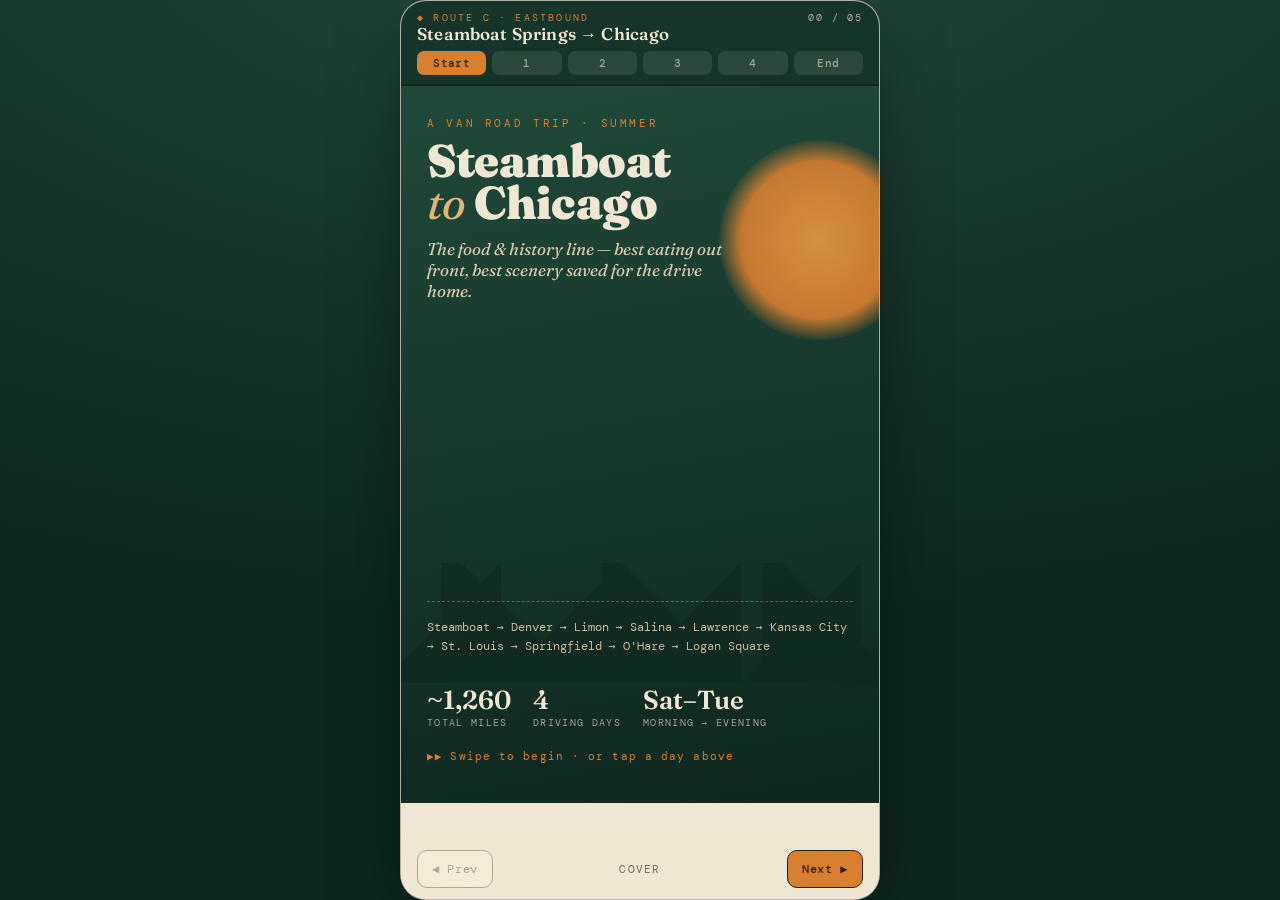
<file: 2026steamboattochicago/index.html>
<!DOCTYPE html>
<html lang="en">
<head>
<meta charset="UTF-8">
<meta name="viewport" content="width=device-width, initial-scale=1.0, maximum-scale=1.0, user-scalable=no">
<meta name="theme-color" content="#163528">
<title>Steamboat → Chicago · Road Tour</title>
<link rel="preconnect" href="https://fonts.googleapis.com">
<link rel="preconnect" href="https://fonts.gstatic.com" crossorigin>
<link href="https://fonts.googleapis.com/css2?family=Fraunces:opsz,wght@9..144,400;9..144,500;9..144,600;9..144,900&family=Hanken+Grotesk:wght@400;500;600;700&family=DM+Mono:wght@400;500&display=swap" rel="stylesheet">
<style>
  :root{
    --paper:#f1e7d5;
    --card:#faf4e8;
    --ink:#2a2017;
    --ink-soft:#7a6a55;
    --pine:#1f4a3a;
    --pine-deep:#15342a;
    --amber:#d9802f;
    --clay:#b1442a;
    --plum:#6a4a6e;
    --steel:#3b5a6b;
    --line:rgba(42,32,23,.16);
    --line-strong:rgba(42,32,23,.3);
    --serif:"Fraunces",Georgia,"Times New Roman",serif;
    --sans:"Hanken Grotesk",system-ui,-apple-system,sans-serif;
    --mono:"DM Mono",ui-monospace,"SFMono-Regular",Menlo,monospace;
  }
  *{box-sizing:border-box;-webkit-tap-highlight-color:transparent;}
  html,body{margin:0;height:100%;}
  body{
    font-family:var(--sans);
    color:var(--ink);
    background:
      radial-gradient(120% 80% at 50% -10%, #244b3f 0%, #16332a 55%, #0f261f 100%);
    display:flex;align-items:center;justify-content:center;
    overflow:hidden;
  }
  /* phone frame on desktop, full-bleed on mobile */
  #app{
    position:relative;
    width:min(100vw,480px);
    height:100dvh;
    max-height:100dvh;
    background:var(--paper);
    overflow:hidden;
    display:flex;flex-direction:column;
    box-shadow:0 30px 80px -20px rgba(0,0,0,.6);
  }
  @media(min-width:520px){
    #app{height:min(100dvh,920px);border-radius:26px;border:1px solid rgba(0,0,0,.25);}
  }
  /* paper grain */
  #app::after{
    content:"";position:absolute;inset:0;pointer-events:none;z-index:50;
    background-image:url("data:image/svg+xml,%3Csvg xmlns='http://www.w3.org/2000/svg' width='160' height='160'%3E%3Cfilter id='n'%3E%3CfeTurbulence type='fractalNoise' baseFrequency='.85' numOctaves='2' stitchTiles='stitch'/%3E%3C/filter%3E%3Crect width='100%25' height='100%25' filter='url(%23n)' opacity='.04'/%3E%3C/svg%3E");
    mix-blend-mode:multiply;opacity:.6;
  }

  /* ---------- top bar ---------- */
  header{
    position:relative;z-index:30;
    background:var(--pine-deep);color:#f1e7d5;
    padding:10px 16px 9px;
    flex:0 0 auto;
    border-bottom:2px solid rgba(0,0,0,.25);
  }
  .progress{position:absolute;top:0;left:0;height:3px;background:var(--amber);width:0;transition:width .35s ease;z-index:40;}
  .brand{display:flex;align-items:baseline;justify-content:space-between;gap:8px;}
  .brand .mk{font-family:var(--mono);font-size:10px;letter-spacing:.22em;text-transform:uppercase;color:var(--amber);}
  .brand .ct{font-family:var(--mono);font-size:10px;letter-spacing:.18em;color:rgba(241,231,213,.7);}
  .title{font-family:var(--serif);font-weight:600;font-size:17px;line-height:1.05;margin:1px 0 8px;letter-spacing:.01em;}
  .tabs{display:flex;gap:6px;}
  .tab{
    flex:1;cursor:pointer;border:none;
    font-family:var(--mono);font-size:11px;font-weight:500;
    padding:5px 0;border-radius:7px;
    background:rgba(241,231,213,.1);color:rgba(241,231,213,.6);
    transition:.2s;letter-spacing:.04em;
  }
  .tab.active{background:var(--amber);color:#2a2017;}

  /* ---------- deck ---------- */
  .deck{
    flex:1 1 auto;display:flex;overflow-x:auto;overflow-y:hidden;
    scroll-snap-type:x mandatory;scroll-behavior:smooth;
    -webkit-overflow-scrolling:touch;
  }
  .deck::-webkit-scrollbar{display:none;}
  .panel{
    flex:0 0 100%;height:100%;overflow-y:auto;scroll-snap-align:start;
    -webkit-overflow-scrolling:touch;
    padding:0 0 96px;
  }
  .panel::-webkit-scrollbar{display:none;}

  /* ---------- cover ---------- */
  .cover{
    min-height:100%;display:flex;flex-direction:column;justify-content:space-between;
    background:linear-gradient(170deg,#1f4a3a 0%,#15342a 60%,#0f261f 100%);
    color:#f1e7d5;padding:30px 26px 40px;position:relative;overflow:hidden;
  }
  .sun{position:absolute;top:54px;right:-40px;width:200px;height:200px;border-radius:50%;
    background:radial-gradient(circle,#e89a45 0%,#d9802f 55%,transparent 72%);opacity:.9;filter:blur(.3px);}
  .ridge{position:absolute;left:0;right:0;bottom:120px;height:120px;
    background:
      linear-gradient(135deg,transparent 49.6%,#0f261f 50%) -20px 0/120px 120px repeat-x,
      linear-gradient(-135deg,transparent 49.6%,#0f261f 50%) 40px 0/160px 120px repeat-x;
    opacity:.5;}
  .cover .kick{font-family:var(--mono);font-size:11px;letter-spacing:.24em;text-transform:uppercase;color:var(--amber);position:relative;}
  .cover h1{font-family:var(--serif);font-weight:900;font-size:46px;line-height:.92;margin:10px 0 0;position:relative;letter-spacing:-.01em;}
  .cover h1 em{font-style:italic;font-weight:400;color:#e6b574;}
  .cover .sub{font-family:var(--serif);font-style:italic;font-size:17px;color:#dccbb0;margin-top:14px;position:relative;max-width:300px;}
  .covermeta{position:relative;display:flex;flex-wrap:wrap;gap:10px 22px;margin-top:auto;padding-top:30px;}
  .covermeta div{}
  .covermeta .n{font-family:var(--serif);font-weight:600;font-size:26px;line-height:1;}
  .covermeta .l{font-family:var(--mono);font-size:9.5px;letter-spacing:.14em;text-transform:uppercase;color:rgba(241,231,213,.65);margin-top:4px;}
  .routeline{position:relative;font-family:var(--mono);font-size:11.5px;line-height:1.7;color:#cdbb9e;margin-top:22px;border-top:1px dashed rgba(241,231,213,.3);padding-top:16px;}
  .swipehint{position:relative;margin-top:20px;font-family:var(--mono);font-size:11px;letter-spacing:.1em;color:var(--amber);display:flex;align-items:center;gap:8px;}
  .swipehint .arr{animation:nudge 1.4s ease-in-out infinite;}
  @keyframes nudge{0%,100%{transform:translateX(0)}50%{transform:translateX(6px)}}

  /* ---------- day header ---------- */
  .dayhead{padding:22px 22px 14px;background:var(--paper);position:relative;}
  .dayhead .dno{font-family:var(--mono);font-size:11px;letter-spacing:.2em;color:var(--clay);text-transform:uppercase;}
  .dayhead h2{font-family:var(--serif);font-weight:600;font-size:25px;line-height:1.05;margin:5px 0 2px;}
  .dayhead .rt{font-family:var(--sans);font-size:13px;color:var(--ink-soft);font-weight:500;line-height:1.35;}
  .daymeta{display:flex;gap:8px;margin-top:13px;flex-wrap:wrap;}
  .chip{font-family:var(--mono);font-size:10.5px;letter-spacing:.04em;padding:5px 9px;border-radius:6px;background:#e8dcc4;color:#5d4f3c;display:inline-flex;align-items:center;gap:5px;}
  .chip.km{background:var(--pine);color:#f1e7d5;}
  .note{margin:13px 22px 4px;font-family:var(--serif);font-style:italic;font-size:13.5px;color:var(--ink-soft);line-height:1.4;border-left:2px solid var(--amber);padding-left:11px;}

  /* ---------- timeline / cards ---------- */
  .timeline{padding:8px 18px 0;position:relative;}
  .stop{position:relative;padding-left:46px;padding-bottom:18px;
    opacity:0;transform:translateY(14px);transition:opacity .5s ease,transform .5s ease;}
  .panel.show .stop{opacity:1;transform:none;}
  .stop::before{ /* route line */
    content:"";position:absolute;left:17px;top:30px;bottom:-4px;width:2px;
    background:repeating-linear-gradient(var(--line-strong) 0 5px,transparent 5px 11px);
  }
  .stop:last-child::before{display:none;}
  .marker{position:absolute;left:0;top:0;width:36px;height:36px;border-radius:50%;
    background:var(--card);border:2px solid var(--ink);display:flex;align-items:center;justify-content:center;
    font-size:16px;box-shadow:2px 2px 0 var(--line-strong);z-index:2;}
  .card{background:var(--card);border:1px solid var(--line);border-radius:13px;
    padding:13px 14px 14px;box-shadow:0 2px 0 var(--line),0 10px 22px -16px rgba(42,32,23,.5);position:relative;}
  .card .top{display:flex;align-items:flex-start;justify-content:space-between;gap:8px;}
  .slot{font-family:var(--mono);font-size:10px;letter-spacing:.16em;text-transform:uppercase;color:var(--ink-soft);}
  .nm{font-family:var(--serif);font-weight:600;font-size:18.5px;line-height:1.12;margin:3px 0 0;letter-spacing:.005em;}
  .badges{display:flex;flex-wrap:wrap;gap:6px;margin:9px 0 8px;align-items:center;}
  .type{font-family:var(--mono);font-size:9.5px;letter-spacing:.08em;text-transform:uppercase;padding:3px 7px;border-radius:5px;color:#fff;}
  .t-coffee{background:var(--amber);} .t-lunch,.t-dinner{background:var(--clay);}
  .t-drinks{background:var(--pine);} .t-dessert{background:#c06a8e;}
  .t-stop{background:#5a7d4e;} .t-overnight{background:var(--steel);}
  .t-hotel{background:var(--plum);} .t-parking{background:#8a7a63;}
  .t-logistics{background:#46748a;}
  .rating{font-family:var(--mono);font-size:11px;color:#9a6a1f;font-weight:500;display:inline-flex;gap:3px;align-items:center;}
  .lm{font-family:var(--mono);font-size:9px;letter-spacing:.1em;text-transform:uppercase;background:#2a2017;color:#e6b574;padding:3px 7px;border-radius:5px;}
  .when{font-family:var(--sans);font-size:12px;font-weight:600;color:var(--clay);margin:0 0 5px;}
  .why{font-size:13.5px;line-height:1.48;color:#3c3024;margin:0;}
  .addr{display:flex;align-items:center;gap:6px;font-size:12px;color:var(--ink-soft);margin-top:10px;font-family:var(--mono);}
  .alt{font-size:12px;line-height:1.45;color:var(--ink-soft);margin-top:9px;padding-top:9px;border-top:1px dashed var(--line);}
  .alt b{font-family:var(--mono);font-size:9.5px;letter-spacing:.1em;text-transform:uppercase;color:var(--clay);}
  .maplink{display:inline-flex;align-items:center;gap:6px;margin-top:11px;
    font-family:var(--mono);font-size:11px;letter-spacing:.05em;text-decoration:none;
    background:var(--pine);color:#f1e7d5;padding:8px 12px;border-radius:8px;transition:.18s;}
  .maplink:hover{background:var(--pine-deep);transform:translateY(-1px);}
  .maplink svg{width:13px;height:13px;}
  .warn{background:#fbeede;border:1px solid #e7b98c;color:#9a4a1c;}
  .stamp{flex:0 0 auto;cursor:pointer;border:1.5px dashed var(--line-strong);background:transparent;
    width:30px;height:30px;border-radius:50%;color:var(--line-strong);font-size:13px;
    display:flex;align-items:center;justify-content:center;transition:.18s;}
  .card.done{background:#eef0e4;}
  .card.done .nm{text-decoration:line-through;text-decoration-color:var(--ink-soft);color:var(--ink-soft);}
  .card.done .stamp{border-style:solid;border-color:var(--pine);background:var(--pine);color:#f1e7d5;transform:rotate(-8deg);}

  /* ---------- summary ---------- */
  .sumwrap{padding:24px 20px;}
  .sumwrap h2{font-family:var(--serif);font-weight:900;font-size:30px;margin:6px 0 4px;}
  .sumwrap .kick{font-family:var(--mono);font-size:11px;letter-spacing:.2em;text-transform:uppercase;color:var(--clay);}
  .srow{background:var(--card);border:1px solid var(--line);border-radius:12px;padding:13px 14px;margin-top:12px;
    box-shadow:0 8px 20px -16px rgba(42,32,23,.5);}
  .srow .h{display:flex;justify-content:space-between;align-items:baseline;gap:8px;}
  .srow .d{font-family:var(--mono);font-size:10px;letter-spacing:.12em;text-transform:uppercase;color:var(--clay);}
  .srow .dest{font-family:var(--serif);font-weight:600;font-size:18px;margin:2px 0 0;}
  .srow .mi{font-family:var(--mono);font-size:11px;color:var(--pine);white-space:nowrap;}
  .srow .lo{font-size:12px;color:var(--ink-soft);margin-top:6px;}
  .srow .ks{font-size:12.5px;color:#3c3024;margin-top:6px;line-height:1.4;}
  .total{margin-top:18px;text-align:center;font-family:var(--mono);font-size:12px;letter-spacing:.06em;color:var(--ink);background:#e8dcc4;border-radius:10px;padding:13px;}
  .total b{font-family:var(--serif);font-size:20px;display:block;margin-bottom:3px;letter-spacing:0;}
  .ret{margin-top:14px;font-family:var(--serif);font-style:italic;font-size:13.5px;color:var(--ink-soft);text-align:center;line-height:1.45;padding:0 6px;}

  /* ---------- bottom nav ---------- */
  .nav{position:absolute;left:0;right:0;bottom:0;z-index:35;display:flex;align-items:center;gap:10px;
    padding:11px 16px calc(11px + env(safe-area-inset-bottom));
    background:linear-gradient(0deg,var(--paper) 70%,transparent);}
  .nav button{font-family:var(--mono);font-size:12px;letter-spacing:.05em;cursor:pointer;
    border:1.5px solid var(--ink);background:var(--card);color:var(--ink);
    padding:10px 14px;border-radius:10px;transition:.15s;display:flex;align-items:center;gap:6px;}
  .nav button:active{transform:translateY(1px);}
  .nav button[disabled]{opacity:.32;pointer-events:none;}
  .nav .where{flex:1;text-align:center;font-family:var(--mono);font-size:10.5px;letter-spacing:.12em;
    text-transform:uppercase;color:var(--ink-soft);}
  .nav .prim{background:var(--amber);border-color:var(--ink);font-weight:500;}
</style>
</head>
<body>
<div id="app">
  <header>
    <div class="progress" id="prog"></div>
    <div class="brand">
      <span class="mk">◆ Route C · Eastbound</span>
      <span class="ct" id="ctr">00 / 04</span>
    </div>
    <div class="title">Steamboat&nbsp;Springs&nbsp;→&nbsp;Chicago</div>
    <div class="tabs" id="tabs"></div>
  </header>

  <div class="deck" id="deck"></div>

  <div class="nav">
    <button id="prev" aria-label="Previous">◀ Prev</button>
    <span class="where" id="where">Cover</span>
    <button id="next" class="prim" aria-label="Next">Next ▶</button>
  </div>
</div>

<script>
const PIN = `<svg viewBox="0 0 24 24" fill="none" stroke="currentColor" stroke-width="2.2" stroke-linecap="round" stroke-linejoin="round"><path d="M20 10c0 6-8 12-8 12s-8-6-8-12a8 8 0 0 1 16 0Z"/><circle cx="12" cy="10" r="2.6"/></svg>`;

const TRIP = {
  days:[
    { dow:"Saturday", route:"Steamboat Springs → Denver → Limon, CO", miles:"~247 mi", time:"~5h drive",
      note:"US-40 over Rabbit Ears & Berthoud passes to Denver, then I-70 east — a Denver night split by the drive.",
      stops:[
        {ic:"☕",slot:"Breakfast",nm:"Beard & Braid",t:"coffee",when:"Before leaving Steamboat · opens 7 AM",
         why:"Great coffee, a fresh pastry case, and a breakfast sandwich reviewers call “next-level” — all in one. Go light; today's a feast.",
         addr:"116 9th St, Steamboat Springs",rate:"4.8",
         map:"https://www.google.com/maps/search/?api=1&query=Beard+%26+Braid+116+9th+St+Steamboat+Springs+CO",
         alt:"Smell That Bread Bakery — laminated pastry, 135 11th St (★4.5) · Causeway Coffee House — best latte, 427 Oak St (★4.9)"},
        {ic:"🛣️",slot:"Stop",nm:"Rabbit Ears Pass Overlook",t:"stop",when:"~15 min in",
         why:"Last big look back down the Yampa Valley before you drop east. Quick leg-stretch, huge view.",
         map:"https://www.google.com/maps/search/?api=1&query=Rabbit+Ears+Pass+overlook+Colorado"},
        {ic:"🛣️",slot:"Stop",nm:"Berthoud Pass Summit · 11,307 ft",t:"stop",when:"~2h in",
         why:"Classic Continental Divide pull-off on US-40 before the descent to the Front Range. Then it's downhill to Denver.",
         map:"https://www.google.com/maps/search/?api=1&query=Berthoud+Pass+summit+Colorado"},
        {ic:"🅿️",slot:"Parking",nm:"RiNo — Park Once, Walk the Night",t:"parking",when:"Early-afternoon arrival",
         why:"Paid surface lot around 25th & Larimer/Brighton (~$10–20, no van-height worry). Death & Co and every dinner option are walkable. Time to wander RiNo first.",
         map:"https://www.google.com/maps/search/?api=1&query=RiNo+parking+25th+%26+Larimer+Denver+CO"},
        {ic:"🍸",slot:"Drinks",nm:"Death & Co",t:"drinks",when:"Opens 3 PM Sat · arrive near open",
         why:"#36 on North America's 50 Best Bars — the NYC institution's only full expansion, in the Ramble Hotel's gorgeous lobby. Walk-ins welcome.",
         addr:"1280 25th St, Denver",rate:"4.6",
         map:"https://www.google.com/maps/search/?api=1&query=Death+%26+Co+1280+25th+St+Denver+CO"},
        {ic:"🍽️",slot:"Dinner",nm:"RiNo Walk-In List",t:"dinner",when:"After drinks · all a short walk away",
         why:"Pick the room that calls you. Cart-Driver is the all-rounder: counter seating, raw bar, a killer salad and clam pizza.",
         addr:"Cart-Driver — 2500 Larimer St",rate:"4.7",
         map:"https://www.google.com/maps/search/?api=1&query=Cart-Driver+2500+Larimer+St+Denver+CO",
         alt:"Work & Class — Latin/Southern, lively (★4.6) · Petit Chelou — 10-seat chef's counter, walk-ins 4 PM, in Hop Alley · Hop Alley — modern Chinese (★4.5) · Uchi — sushi bar (★4.6) · Safta — modern Israeli (★4.5)"},
        {ic:"🚐",slot:"Overnight · Free",nm:"Pilot / Flying J, Limon",t:"overnight",when:"~1h35m east of Denver",
         why:"24-hr travel center with an IHOP on-site — sleep, eat, and roll. Well-lit, busy, standard overnight parking.",
         addr:"2495 Williams Ave, Limon, CO",
         map:"https://www.google.com/maps/search/?api=1&query=Flying+J+Travel+Center+2495+Williams+Ave+Limon+CO",
         alt:"Stop early? Love's Travel Stop, Bennett — ~35 min east of Denver, 1191 S 1st St"}
      ]},

    { dow:"Sunday", route:"Limon → Salina (Cozy Inn) → Lawrence, KS", miles:"~390 mi", time:"~5h15m drive",
      note:"I-70 east the whole way. A road-food landmark for lunch and a fun Mass Street night to finish.",
      stops:[
        {ic:"☕",slot:"Breakfast",nm:"Ahimsa Coffee",t:"coffee",when:"Opens 7 AM Sun",
         why:"A genuinely good independent coffee shop hiding in Limon — espresso, pastries, even a Pikes Peak view. Coffee + pastry and roll.",
         addr:"580 V Ave, Limon, CO",rate:"4.7",
         map:"https://www.google.com/maps/search/?api=1&query=Ahimsa+Coffee+580+V+Ave+Limon+CO",
         alt:"Country Pride at the TA — hearty trucker breakfast (★3.9) · or the IHOP at your overnight stop"},
        {ic:"🛣️",slot:"Stop · Optional",nm:"Monument Rocks",t:"stop",when:"~1h40m in · ~25 min south of I-70",
         why:"The “Chalk Pyramids” — 70-ft Cretaceous spires rising out of the plains, a National Natural Landmark. ~1-hr round-trip; only if unhurried.",
         map:"https://www.google.com/maps/search/?api=1&query=Monument+Rocks+Oakley+KS"},
        {ic:"🍔",slot:"Lunch",nm:"The Cozy Inn",t:"lunch",when:"~3h40m in (Salina)",lm:true,
         why:"Why you took Route C. A six-stool 1922 slider stand that perfected one thing: tiny onion-steamed patties “in the bag,” dirt cheap (6 for ~$10). Order a sack with mustard.",
         addr:"108 N 7th St, Salina, KS",rate:"4.7",
         map:"https://www.google.com/maps/search/?api=1&query=The+Cozy+Inn+108+N+7th+St+Salina+KS"},
        {ic:"🏛️",slot:"Stop",nm:"Eisenhower Presidential Library",t:"stop",when:"~25 min past Salina · closes 4:30 PM",
         why:"A beautifully done campus (museum, boyhood home, library, chapel) on Ike's WWII command and presidency. Worth 1–2 hrs — don't dawdle over the sliders.",
         addr:"200 SE 4th St, Abilene, KS",rate:"4.8",
         map:"https://www.google.com/maps/search/?api=1&query=Eisenhower+Presidential+Library+200+SE+4th+St+Abilene+KS"},
        {ic:"🅿️",slot:"Parking",nm:"Downtown Lawrence · Mass Street",t:"parking",when:"Evening",
         why:"Free on-street parking (loose on Sundays) plus the Riverfront & New Hampshire garages. Park once — dinner and drinks are a few blocks apart.",
         map:"https://www.google.com/maps/search/?api=1&query=Massachusetts+St+downtown+Lawrence+KS+parking"},
        {ic:"🍽️",slot:"Dinner",nm:"Meadowlark Wine Bar",t:"dinner",when:"Open Sun 4–10 PM",
         why:"Your kind of room — a cozy natural-wine bar with inventive small plates, explicitly great for solo dining at the bar. (Sable's chef's table is closed Sundays.)",
         addr:"1011 Massachusetts St, Lawrence",rate:"4.9",
         map:"https://www.google.com/maps/search/?api=1&query=Meadowlark+Wine+Bar+1011+Massachusetts+St+Lawrence+KS",
         alt:"715 — farm-to-table bistro + cocktails (★4.5) · Ramen Bowls — casual ramen (★4.3)"},
        {ic:"🍸",slot:"Drinks",nm:"John Brown's Underground",t:"drinks",when:"Open Sun 5 PM–midnight",
         why:"Lawrence's best cocktail spot — a sub-street stone-and-dark-wood lounge with a rotating menu of creative, well-balanced drinks. Hard to beat in the whole KC area.",
         addr:"7 E 7th St, Lawrence, KS",rate:"4.8",
         map:"https://www.google.com/maps/search/?api=1&query=John+Brown%27s+Underground+7+E+7th+St+Lawrence+KS",
         alt:"Or stay at Meadowlark for the natural-wine list and a nightcap"},
        {ic:"🚐",slot:"Overnight · Free",nm:"Lawrence Service Area",t:"overnight",when:"~15 min east on the turnpike",
         why:"Hop the turnpike toward KC and stop at this 24-hr service area (Love's + McDonald's, big lot) — vetted as a great overnight park, and it sets up KC BBQ for tomorrow.",
         addr:"I-70 / Kansas Turnpike, Tonganoxie, KS",
         map:"https://www.google.com/maps/search/?api=1&query=Lawrence+Service+Area+Kansas+Turnpike+Tonganoxie+KS",
         alt:"Stay downtown & walk back — Riverfront garage (verify rules) · Backup: Walmart, 3300 Iowa St"}
      ]},

    { dow:"Monday", route:"Lawrence → Kansas City (BBQ) → St. Louis, MO", miles:"~290 mi", time:"~5h drive",
      note:"The BBQ you came for, then I-70 east across Missouri to a real food city for the night.",
      stops:[
        {ic:"☕",slot:"Coffee",nm:"Messenger Coffee Co.",t:"coffee",when:"Roll 30 min into KC first · keep it light",
         why:"A gorgeous multi-level roaster-bakery — grab a proper croissant before the meat.",
         addr:"1624 Grand Blvd, Kansas City, MO",
         map:"https://www.google.com/maps/search/?api=1&query=Messenger+Coffee+Co+1624+Grand+Blvd+Kansas+City+MO"},
        {ic:"🍖",slot:"Lunch",nm:"Slap's BBQ",t:"lunch",when:"Opens 11 AM Mon · golden at lunch",lm:true,
         why:"The current KC champ by local consensus and the highest-rated of the legends. Burnt ends and ribs are the move. In KCK, right on your way in.",
         addr:"553 Central Ave, Kansas City, KS",rate:"4.6",
         map:"https://www.google.com/maps/search/?api=1&query=Slap%27s+BBQ+553+Central+Ave+Kansas+City+KS",
         alt:"Arthur Bryant's — national bucket-list landmark (Bourdain's pick), 1727 Brooklyn Ave (★4.2) · Joe's KC — the gas-station original, Z-Man + burnt ends (★4.5)"},
        {ic:"🛣️",slot:"Stop",nm:"Les Bourgeois Bluffs · Rocheport",t:"stop",when:"~2h into the I-70 stretch",
         why:"An A-frame perch on the Missouri River bluffs above the Katy Trail, minutes off the highway — a genuinely pretty break in a flat run.",
         map:"https://www.google.com/maps/search/?api=1&query=Les+Bourgeois+Vineyards+Rocheport+MO",
         alt:"Or Columbia / Mizzou for college-town coffee"},
        {ic:"🅿️",slot:"Parking",nm:"St. Louis · Arch or Forest Park",t:"parking",when:"Late-afternoon arrival",
         why:"For the Arch, a downtown garage (~$15). Or post up at Forest Park — free parking, huge green space, world-class free museums — a great base near dinner.",
         map:"https://www.google.com/maps/search/?api=1&query=Forest+Park+St+Louis+MO+parking"},
        {ic:"🛣️",slot:"Stop",nm:"Gateway Arch",t:"stop",when:"Golden hour",
         why:"Grounds are free to walk and the riverfront is a great stretch-and-stroll. Tram-to-the-top needs a timed ticket (last rides early evening) — only if you've time.",
         map:"https://www.google.com/maps/search/?api=1&query=Gateway+Arch+St+Louis+MO"},
        {ic:"🍽️",slot:"Dinner",nm:"Black Mountain Wine House",t:"dinner",when:"Open Mon till midnight",
         why:"The Monday answer for you — a tiny wine-AND-amaro bar with a short, excellent food menu, squarely your sweet spot, great solo at the bar. (Indo & Sado close Mondays.)",
         addr:"354 N Boyle Ave, St. Louis, MO",rate:"4.9",
         map:"https://www.google.com/maps/search/?api=1&query=Black+Mountain+Wine+House+354+N+Boyle+Ave+St+Louis+MO",
         alt:"Retreat Gastropub — miso-glazed salmon, strong cocktails, more substantial (★4.6)"},
        {ic:"🍦",slot:"Dessert",nm:"Ted Drewes Frozen Custard",t:"dessert",when:"Open till 10:30 PM",lm:true,
         why:"A St. Louis / Route 66 institution since 1930. Get a “concrete” — so thick they flip it upside down before handing it over.",
         addr:"6726 Chippewa St, St. Louis, MO",rate:"4.8",
         map:"https://www.google.com/maps/search/?api=1&query=Ted+Drewes+6726+Chippewa+St+St+Louis+MO"},
        {ic:"🍸",slot:"Drinks",nm:"Small Change STL",t:"drinks",when:"Open Mon 5 PM–midnight",
         why:"Your pick — the casual sister bar to Planter's House (closed Mondays). A beloved neighborhood spot with a creative, evolving cocktail menu built on local craft spirits.",
         addr:"2800 Indiana Ave, St. Louis, MO",rate:"4.8",
         map:"https://www.google.com/maps/search/?api=1&query=Small+Change+2800+Indiana+Ave+St+Louis+MO"},
        {ic:"🚐",slot:"Overnight · Free",nm:"Pilot Travel Center, Troy IL",t:"overnight",when:"~20 min NE, on tomorrow's I-55 line",
         why:"24-hr center ~15 mi from the Arch, big RV/truck lot, and clean pay showers (~$15) — rinse off without paying for a room. Free.",
         addr:"820 Edwardsville Rd, Troy, IL",
         map:"https://www.google.com/maps/search/?api=1&query=Pilot+Travel+Center+820+Edwardsville+Rd+Troy+IL"},
        {ic:"🏨",slot:"Hotel · Optional",nm:"Holiday Inn Express Troy",t:"hotel",when:"If night 3 calls for a real reset",
         why:"Right by the Pilot, indoor pool, free hot breakfast — a clean midpoint reset. ~$100–120/night; cheaper nearby (Super 8 ~$72).",
         addr:"Edwardsville Rd, Troy, IL",
         map:"https://www.google.com/maps/search/?api=1&query=Holiday+Inn+Express+Troy+IL"}
      ]},

    { dow:"Tuesday", route:"Troy → Springfield (Route 66) → O'Hare → Logan Square", miles:"~285 mi", time:"~4h45m drive",
      note:"Arrival day up the Route 66 corridor. TARGET: park the van by ~4:45 PM to make a 6 PM Logan Square meetup.",
      stops:[
        {ic:"☕",slot:"Rollout",nm:"Coffee & Go",t:"coffee",when:"Leave Troy by ~8:30–9 AM",
         why:"Grab coffee in Edwardsville or at the travel center and roll early so Springfield isn't rushed. Go light — the Route 66 lunch is the move.",
         map:"https://www.google.com/maps/search/?api=1&query=coffee+Edwardsville+IL"},
        {ic:"🌭",slot:"Lunch",nm:"Cozy Dog Drive In",t:"lunch",when:"~1h20m in (Springfield) · open Tue 8–8",lm:true,
         why:"The birthplace of the corn dog on a stick (since 1949, still family-owned), packed with Route 66 memorabilia. A perfect bookend to the Cozy INN that opened the trip.",
         addr:"2935 S 6th St, Springfield, IL",rate:"4.5",
         map:"https://www.google.com/maps/search/?api=1&query=Cozy+Dog+Drive+In+2935+S+6th+St+Springfield+IL",
         alt:"D'Arcy's Pint — the definitive Springfield “horseshoe,” 661 W Stanford Ave (★4.6, heavier/sit-down — weigh against the clock)"},
        {ic:"🏛️",slot:"Stop",nm:"Lincoln Presidential Museum",t:"stop",when:"Daily 9–5 · only if you leave by ~1 PM",
         why:"A genuinely excellent, immersive museum downtown — your sightseeing wheelhouse. ~2 hrs. If the clock's tight, walk the free Lincoln Home instead, or save it.",
         addr:"212 N 6th St, Springfield, IL",rate:"4.8",
         map:"https://www.google.com/maps/search/?api=1&query=Abraham+Lincoln+Presidential+Library+212+N+6th+St+Springfield+IL",
         alt:"Ahead of schedule? Route 66 kitsch — “Tall Paul” statue in Atlanta IL · murals in Pontiac IL"},
        {ic:"🅿️",slot:"Van Drop · Surface Lot Only",nm:"O'Hare Economy Lot G",t:"parking",when:"Park by ~4:45 PM",warn:true,
         why:"⚠️ The garages (and even covered Lot F at 8'4\") are too low for the van — use an OPEN-AIR economy lot. Lot G is cheapest ($15/day), open-air, free ATS train to terminals. Follow “Economy Parking” off I-190.",
         addr:"O'Hare Economy Parking Lot G",
         map:"https://www.google.com/maps/search/?api=1&query=O%27Hare+Economy+Parking+Lot+G",
         alt:"Economy Lot E — open-air, $17/day, its own ATS station"},
        {ic:"🚇",slot:"Logistics",nm:"Lot → Blue Line → Logan Square",t:"logistics",when:"~50–60 min total",
         why:"Free ATS people-mover to the terminals → CTA Blue Line (24/7, $5) → ~25–30 min to the Logan Square stop (Kedzie/Milwaukee) or California. Park by ~4:45 to land by ~6.",
         map:"https://www.google.com/maps/search/?api=1&query=CTA+Blue+Line+Logan+Square+station+Chicago"},
        {ic:"🏁",slot:"Arrive",nm:"Logan Square · ~6 PM",t:"logistics",when:"Tuesday evening",
         why:"Meet your friend. Trip complete — van tucked at O'Hare, you're in the city. Dinner & drinks: your call together.",
         map:"https://www.google.com/maps/search/?api=1&query=Logan+Square+Chicago+IL"}
      ]}
  ],
  summary:[
    {d:"Day 1 · Sat",dest:"Limon, CO",mi:"~247 mi",lo:"Pilot/Flying J, Limon (free)",ks:"Beard & Braid coffee · Rabbit Ears + Berthoud passes · Death & Co + RiNo walk-in dinner"},
    {d:"Day 2 · Sun",dest:"Lawrence, KS",mi:"~390 mi",lo:"Lawrence Service Area (free)",ks:"Cozy Inn sliders (Salina) · Eisenhower Library (Abilene) · Meadowlark + John Brown's"},
    {d:"Day 3 · Mon",dest:"St. Louis, MO",mi:"~290 mi",lo:"Pilot, Troy IL (free + showers)",ks:"Slap's BBQ (KC) · Rocheport bluffs · Gateway Arch · Black Mountain + Ted Drewes + Small Change"},
    {d:"Day 4 · Tue",dest:"Chicago (O'Hare → Logan Square)",mi:"~285 mi",lo:"— finish in the city",ks:"Cozy Dog (Springfield) · Lincoln Museum · van → Economy Lot G · Blue Line by 6 PM"}
  ]
};

const deck = document.getElementById('deck');
const tabs = document.getElementById('tabs');
let store = {};
try { store = JSON.parse(localStorage.getItem('s2c_done')||'{}'); } catch(e){ store={}; }
function save(){ try{ localStorage.setItem('s2c_done', JSON.stringify(store)); }catch(e){} }

// ---- build cover ----
const cover = document.createElement('section');
cover.className='panel show';
cover.innerHTML = `
  <div class="cover">
    <div class="sun"></div><div class="ridge"></div>
    <div>
      <div class="kick">A van road trip · Summer</div>
      <h1>Steamboat<br><em>to</em> Chicago</h1>
      <div class="sub">The food &amp; history line — best eating out front, best scenery saved for the drive home.</div>
    </div>
    <div>
      <div class="routeline">Steamboat → Denver → Limon → Salina → Lawrence → Kansas City → St. Louis → Springfield → O'Hare → Logan Square</div>
      <div class="covermeta">
        <div><div class="n">~1,260</div><div class="l">Total miles</div></div>
        <div><div class="n">4</div><div class="l">Driving days</div></div>
        <div><div class="n">Sat–Tue</div><div class="l">Morning → evening</div></div>
      </div>
      <div class="swipehint"><span class="arr">▶▶</span> Swipe to begin · or tap a day above</div>
    </div>
  </div>`;
deck.appendChild(cover);

// ---- build day panels ----
TRIP.days.forEach((day, di)=>{
  const p = document.createElement('section');
  p.className='panel';
  let cards = day.stops.map((s, si)=>{
    const id = 'd'+(di+1)+'s'+(si+1);
    const done = store[id] ? ' done':'';
    const rate = s.rate ? `<span class="rating">★ ${s.rate}</span>`:'';
    const lm = s.lm ? `<span class="lm">◆ Landmark</span>`:'';
    const addr = s.addr ? `<div class="addr">${PIN}${s.addr}</div>`:'';
    const alt = s.alt ? `<div class="alt"><b>Also</b><br>${s.alt}</div>`:'';
    const map = s.map ? `<a class="maplink${s.warn?' warn':''}" href="${s.map}" target="_blank" rel="noopener">${PIN} Open in Maps</a>`:'';
    return `<div class="stop">
      <div class="marker">${s.ic}</div>
      <div class="card${done}" data-id="${id}">
        <div class="top">
          <div>
            <div class="slot">${s.slot}</div>
            <h3 class="nm">${s.nm}</h3>
          </div>
          <button class="stamp" data-stamp="${id}" aria-label="Mark visited">✓</button>
        </div>
        <div class="badges"><span class="type t-${s.t}">${s.t}</span>${rate}${lm}</div>
        <div class="when">${s.when}</div>
        <p class="why">${s.why}</p>
        ${addr}${map}${alt}
      </div>
    </div>`;
  }).join('');

  p.innerHTML = `
    <div class="dayhead">
      <div class="dno">Day ${di+1} · ${day.dow}</div>
      <h2>${day.route}</h2>
      <div class="daymeta"><span class="chip km">▸ ${day.miles}</span><span class="chip">◷ ${day.time}</span></div>
    </div>
    <div class="note">${day.note}</div>
    <div class="timeline">${cards}</div>`;
  deck.appendChild(p);
});

// ---- build summary ----
const sum = document.createElement('section');
sum.className='panel';
sum.innerHTML = `
  <div class="sumwrap">
    <div class="kick">◆ The whole route</div>
    <h2>Trip Summary</h2>
    ${TRIP.summary.map(r=>`
      <div class="srow">
        <div class="h"><div><div class="d">${r.d}</div><div class="dest">${r.dest}</div></div><div class="mi">${r.mi}</div></div>
        <div class="lo">🛏 ${r.lo}</div>
        <div class="ks">${r.ks}</div>
      </div>`).join('')}
    <div class="total"><b>~1,260 miles · 4 days</b>Saturday morning → Tuesday evening</div>
    <div class="ret">Return planned via Route A — the scenic I-80 / Snowy Range line. No highway repeated. Drive it home whenever you're ready.</div>
  </div>`;
deck.appendChild(sum);

// ---- tabs ----
const LABELS = ['Start','1','2','3','4','End'];
const panels = [...deck.querySelectorAll('.panel')];
LABELS.forEach((l,i)=>{
  const b=document.createElement('button');
  b.className='tab'+(i===0?' active':'');b.textContent=l;
  b.onclick=()=>goTo(i);
  tabs.appendChild(b);
});

// ---- navigation ----
const prog=document.getElementById('prog'), ctr=document.getElementById('ctr'),
      where=document.getElementById('where'), prev=document.getElementById('prev'), next=document.getElementById('next');
let cur=0;
const WHERE=['Cover','Day 1 · Limon','Day 2 · Lawrence','Day 3 · St. Louis','Day 4 · Chicago','Summary'];
function goTo(i){ i=Math.max(0,Math.min(panels.length-1,i)); deck.scrollTo({left:i*deck.clientWidth,behavior:'smooth'}); }
prev.onclick=()=>goTo(cur-1); next.onclick=()=>goTo(cur+1);

function update(){
  const i=Math.round(deck.scrollLeft/deck.clientWidth);
  if(i!==cur){ cur=i;
    [...tabs.children].forEach((t,x)=>t.classList.toggle('active',x===i));
    panels.forEach((p,x)=>{ if(x===i) p.classList.add('show'); });
  }
  // stagger cards in active panel
  const stops=panels[cur].querySelectorAll('.stop');
  stops.forEach((s,x)=>s.style.transitionDelay=(0.05*x)+'s');
  prog.style.width=((cur)/(panels.length-1)*100)+'%';
  ctr.textContent=String(cur).padStart(2,'0')+' / 0'+(panels.length-1);
  where.textContent=WHERE[cur];
  prev.disabled=cur===0; next.disabled=cur===panels.length-1;
  next.textContent = cur===panels.length-1 ? 'Done ✓' : 'Next ▶';
}
let raf; deck.addEventListener('scroll',()=>{ cancelAnimationFrame(raf); raf=requestAnimationFrame(update); });
window.addEventListener('resize',()=>goTo(cur));

// ---- visited stamps ----
deck.addEventListener('click',e=>{
  const b=e.target.closest('[data-stamp]'); if(!b) return;
  const id=b.getAttribute('data-stamp');
  const card=deck.querySelector('.card[data-id="'+id+'"]');
  const on=card.classList.toggle('done');
  store[id]=on?1:0; if(!on) delete store[id]; save();
});

update();
</script>
</body>
</html>
</file>
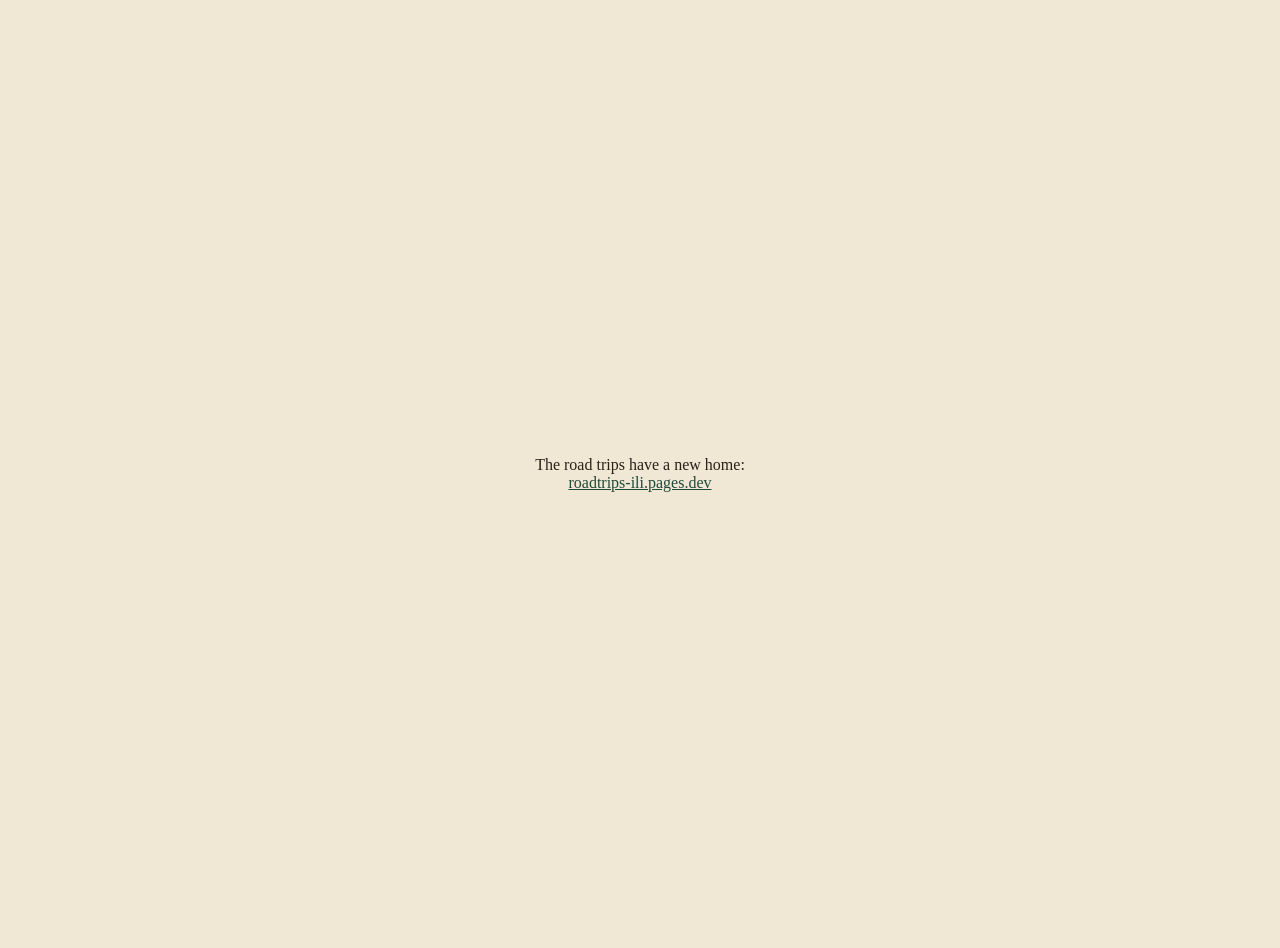
<file: roadtrips/index.html>
<!DOCTYPE html>
<html lang="en">
<head>
<meta charset="UTF-8">
<meta name="viewport" content="width=device-width, initial-scale=1.0">
<meta name="robots" content="noindex,nofollow">
<meta http-equiv="refresh" content="3;url=https://roadtrips-ili.pages.dev/">
<title>Road Trips — moved</title>
<style>
  body{font-family:Georgia,serif;background:#f1e7d5;color:#2a2017;
    min-height:100vh;margin:0;display:flex;align-items:center;justify-content:center;text-align:center;padding:24px;}
  a{color:#1f4a3a;}
</style>
</head>
<body>
<p>The road trips have a new home:<br>
<a href="https://roadtrips-ili.pages.dev/">roadtrips-ili.pages.dev</a></p>
</body>
</html>
</file>
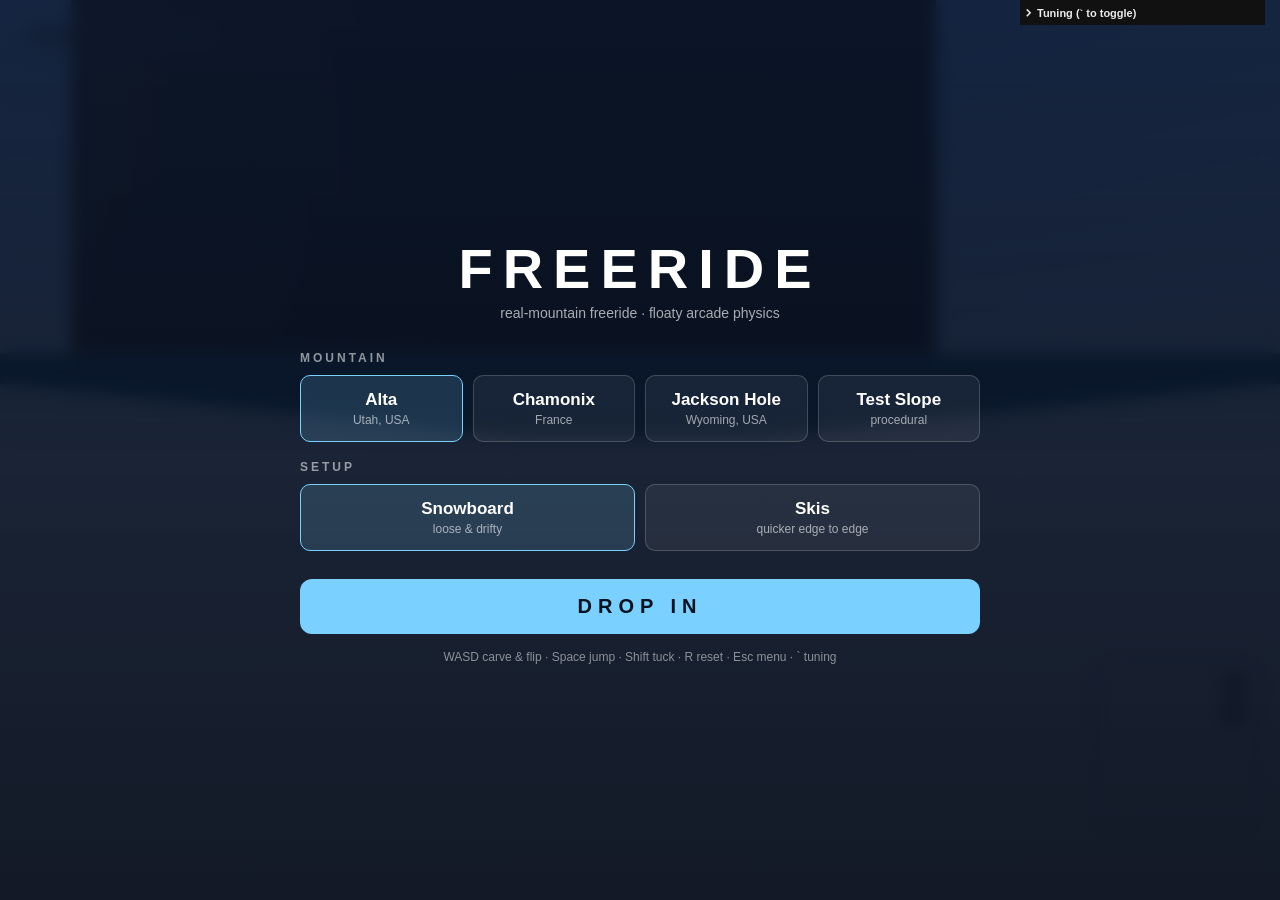
<file: skigame/index.html>
<!doctype html>
<html lang="en">
  <head>
    <meta charset="UTF-8" />
    <meta name="viewport" content="width=device-width, initial-scale=1.0" />
    <title>Freeride</title>
    <script type="module" crossorigin src="./assets/index-DnqN25_9.js"></script>
    <link rel="stylesheet" crossorigin href="./assets/index-64Z4KIL9.css">
  </head>
  <body>
    <div id="app"></div>
  </body>
</html>
</file>
<file: skigame/assets/index-64Z4KIL9.css>
*{box-sizing:border-box;margin:0;padding:0}html,body,#app{-webkit-user-select:none;user-select:none;background:#0c1220;width:100%;height:100%;font-family:-apple-system,BlinkMacSystemFont,Segoe UI,Roboto,sans-serif;overflow:hidden}#app canvas{display:block}#hud{pointer-events:none;color:#fff;z-index:5;position:fixed;inset:0}.hud-speed{text-shadow:0 2px 8px #0a14288c;position:absolute;bottom:24px;left:28px}.hud-speed .value{font-variant-numeric:tabular-nums;letter-spacing:-1px;font-size:56px;font-weight:800;line-height:1}.hud-speed .unit{opacity:.85;margin-top:2px;font-size:15px;font-weight:600}.hud-alt{text-align:right;font-variant-numeric:tabular-nums;text-shadow:0 2px 8px #0a14288c;opacity:.9;font-size:17px;font-weight:600;position:absolute;bottom:24px;right:28px}.hud-loc{text-align:right;letter-spacing:1.5px;text-transform:uppercase;text-shadow:0 2px 8px #0a14288c;opacity:.7;font-size:13px;font-weight:600;position:absolute;bottom:50px;right:28px}.hud-race{text-shadow:0 2px 8px #0a14288c;background:#0c16286b;border:1px solid #ffffff47;border-radius:8px;min-width:190px;padding:10px 12px;position:absolute;top:24px;left:28px;box-shadow:0 4px 18px #0a142838}.hud-race.warning{background:#46260e8f;border-color:#ffe27ae6}.race-state{letter-spacing:2px;font-size:12px;font-weight:900}.race-row{font-variant-numeric:tabular-nums;opacity:.88;justify-content:space-between;gap:18px;margin-top:5px;font-size:13px;font-weight:700;display:flex}.minimap-wrap{opacity:.92;pointer-events:none;z-index:5;border:2px solid #ffffff59;border-radius:12px;width:150px;height:150px;position:fixed;bottom:84px;right:28px;overflow:hidden;box-shadow:0 4px 18px #0a142866}.minimap-wrap canvas{width:100%;height:100%;display:block}.minimap-zoom{flex-direction:column;gap:4px;display:flex;position:absolute;top:5px;right:5px}.minimap-btn{pointer-events:auto;color:#fff;cursor:pointer;background:#0d182c8c;border:none;border-radius:6px;width:24px;height:24px;padding:0;font:700 15px/1 -apple-system,BlinkMacSystemFont,sans-serif;transition:background .15s}.minimap-btn:hover{background:#0d182ccc}.minimap-btn:disabled{opacity:.35;cursor:default}.hud-air{font-variant-numeric:tabular-nums;text-shadow:0 2px 10px #0a142899;opacity:0;font-size:34px;font-weight:800;transition:opacity .15s;position:absolute;top:18%;left:50%;transform:translate(-50%)}.hud-air.visible{opacity:1}.hud-trick{color:#ffe27a;text-shadow:0 2px 10px #0a1428b3;opacity:0;white-space:nowrap;font-size:30px;font-weight:800;position:absolute;top:26%;left:50%;transform:translate(-50%)scale(.8)}.hud-trick.pop{animation:1.8s ease-out forwards trickpop}@keyframes trickpop{0%{opacity:0;transform:translate(-50%)scale(.6)}10%{opacity:1;transform:translate(-50%)scale(1.08)}18%{transform:translate(-50%)scale(1)}80%{opacity:1}to{opacity:0;transform:translate(-50%)scale(1)}}.hud-charge{opacity:0;background:#ffffff38;border-radius:4px;width:180px;height:8px;transition:opacity .1s;position:absolute;bottom:90px;left:50%;overflow:hidden;transform:translate(-50%)}.hud-charge.visible{opacity:1}.hud-charge .fill{background:#7ad0ff;border-radius:4px;width:0%;height:100%}.hud-help{opacity:.55;text-shadow:0 1px 4px #0a142899;white-space:nowrap;font-size:12px;font-weight:500;position:absolute;bottom:12px;left:50%;transform:translate(-50%)}#overlay{z-index:10;color:#fff;justify-content:center;align-items:center;display:flex;position:fixed;inset:0}.menu{z-index:20;-webkit-backdrop-filter:blur(8px);backdrop-filter:blur(8px);color:#fff;background:linear-gradient(#0d182ce0,#080e1af0);justify-content:center;align-items:center;display:flex;position:fixed;inset:0}.menu-panel{text-align:center;width:min(680px,92vw)}.menu-panel h1{letter-spacing:10px;margin-bottom:4px;font-size:56px;font-weight:900}.menu-sub{opacity:.65;margin-bottom:30px;font-size:14px}.menu-section{letter-spacing:3px;text-transform:uppercase;opacity:.55;text-align:left;margin:18px 0 10px;font-size:12px;font-weight:700}.menu-row{gap:10px;display:flex}.menu-card{color:#fff;cursor:pointer;font:inherit;background:#ffffff0f;border:1px solid #ffffff2e;border-radius:10px;flex:1;padding:14px 10px;transition:background .15s,border-color .15s,transform .1s}.menu-card:hover{background:#ffffff21;transform:translateY(-1px)}.menu-card.selected{background:#7ad0ff29;border-color:#7ad0ff}.card-name{font-size:17px;font-weight:800;display:block}.card-region{opacity:.6;margin-top:3px;font-size:12px;display:block}.menu-drop{width:100%;font:inherit;letter-spacing:6px;color:#06121f;cursor:pointer;background:#7ad0ff;border:none;border-radius:12px;margin-top:28px;padding:16px;font-size:20px;font-weight:900;transition:transform .1s,background .15s}.menu-drop:hover{background:#9adcff;transform:translateY(-1px)}.menu-keys{opacity:.5;margin-top:16px;font-size:12px}
</file>
